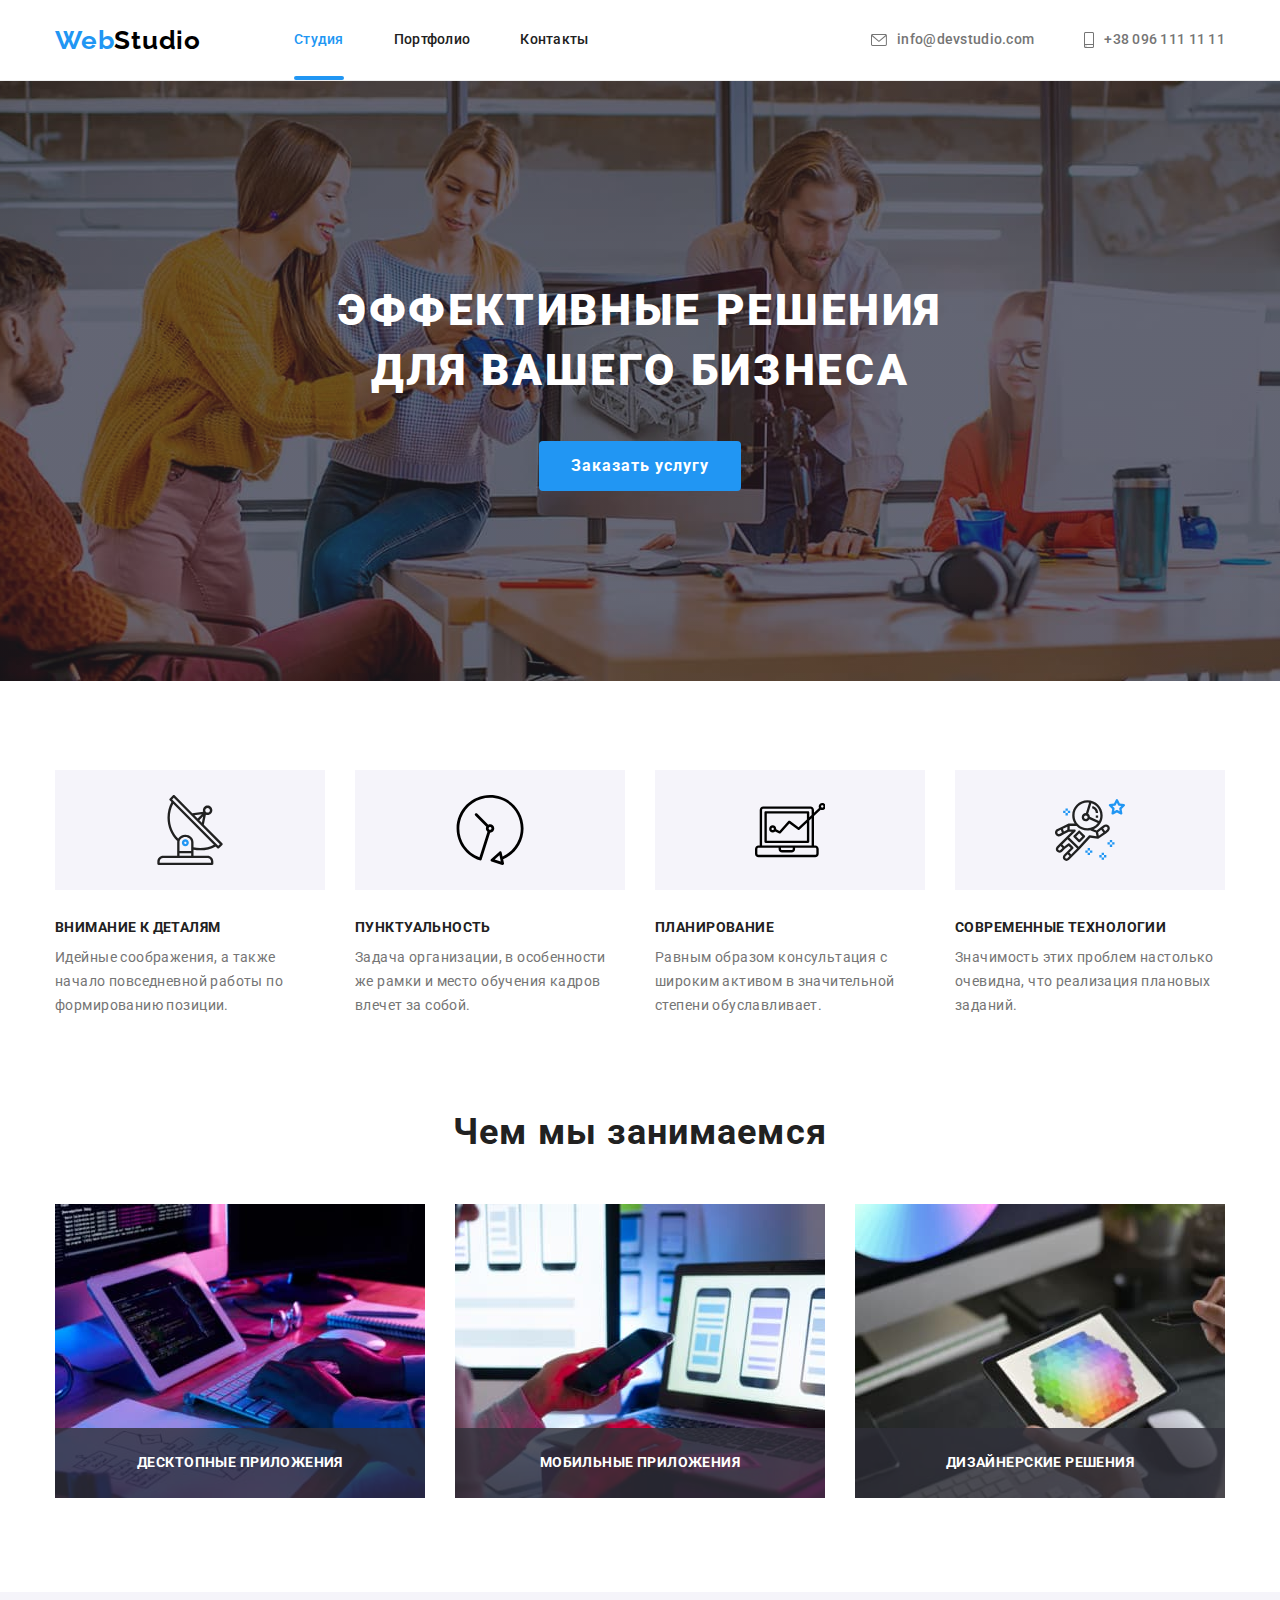
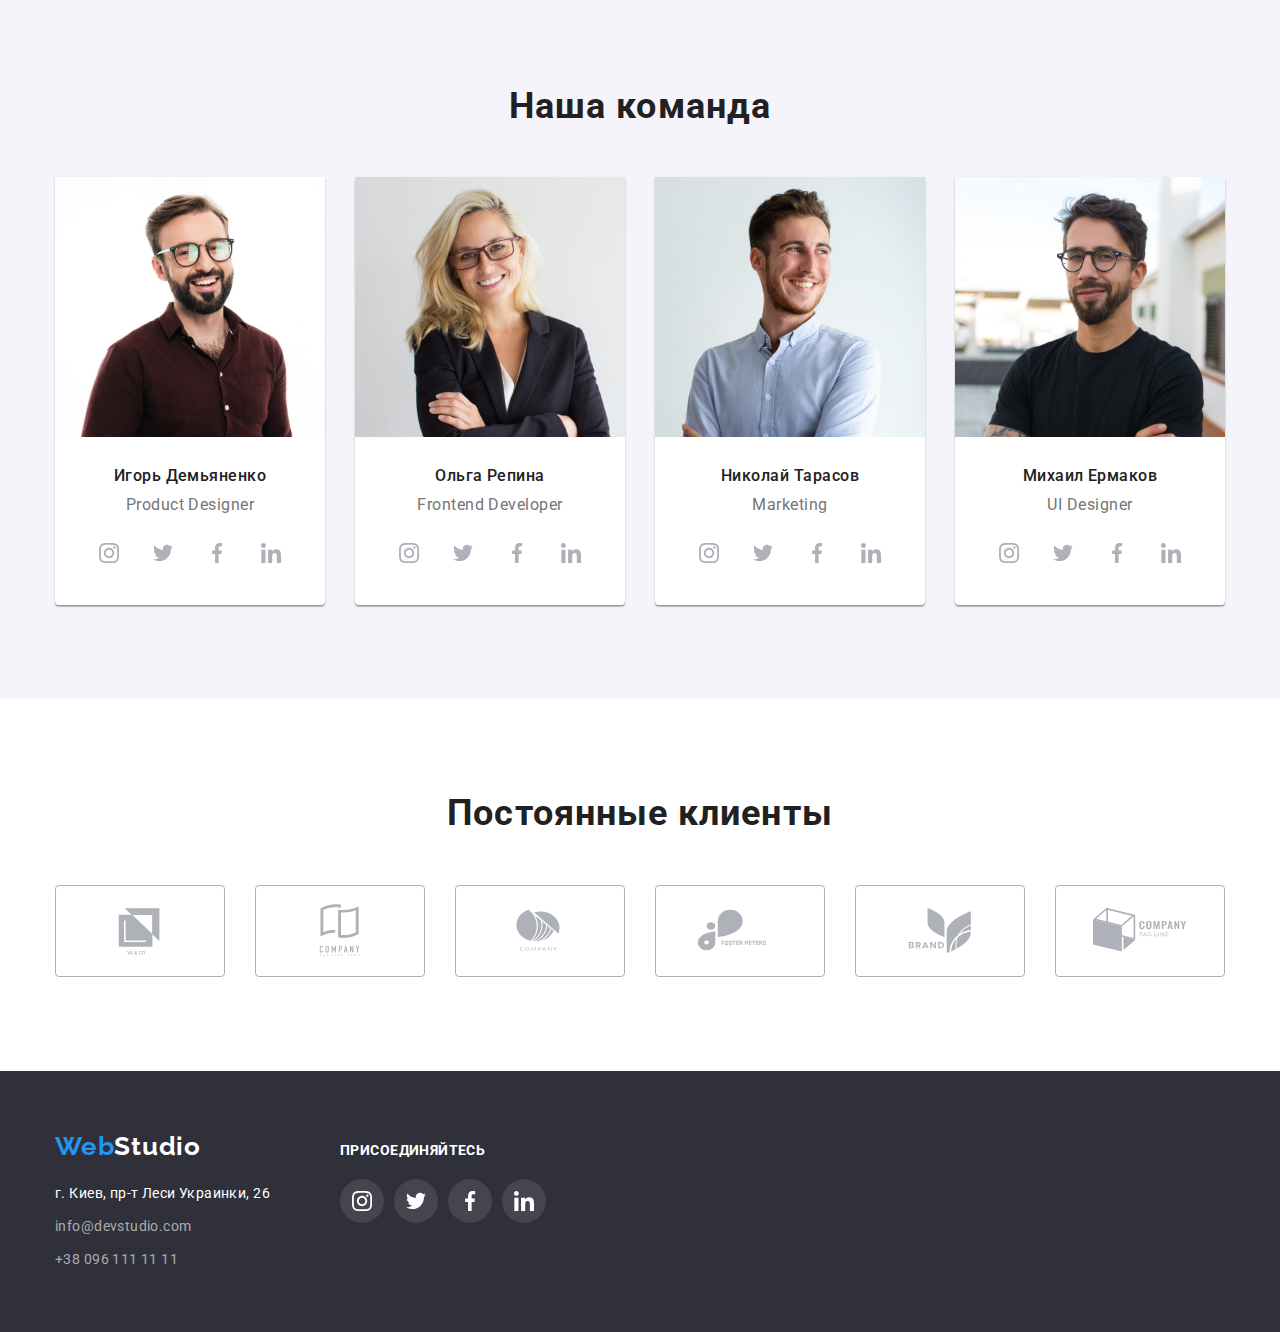
<file: index.html>
<!doctype html>
<html lang="ru">
<head>
    <meta charset="UTF-8">
    <meta http-equiv="X-UA-Compatible" content="IE=edge">
    <meta name="viewport" content="width=device-width, initial-scale=1.0">
    <link rel="preconnect" href="https://fonts.googleapis.com">
    <link rel="preconnect" href="https://fonts.gstatic.com" crossorigin>
    <link href="https://fonts.googleapis.com/css2?family=Raleway:wght@700&family=Roboto:wght@400;500;700;900&display=swap"
        rel="stylesheet"/>
<link rel="stylesheet" href="https://cdnjs.cloudflare.com/ajax/libs/modern-normalize/1.1.0/modern-normalize.min.css">    
<link rel="stylesheet" href="./css/style.css">
    <link rel="stylesheet" href="./css/reset.css">
    <title>Студия</title>
</head>
<body class="body">
<header class="header">
    <div class="conteiner contacts-group">
            <nav class="header-navigation">
                <a class="header-logo link-decoration" href="./" lang="en">
                    <span class="span" lang="en">Web</span>Studio
                </a>
               
                    <ul class="header-list list">

                        <li class="header-item">
                            <a href="./index.html" class="link-decoration ldheder current">Студия</a>
                        </li>
                        <li class="header-item">
                            <a href="./portfolio.html" class="link-decoration ldheder">Портфолио</a>
                        </li>
                        <li class="header-item">
                            <a href="" class="link-decoration ldheder">Контакты</a>
                        </li>
                    </ul>
              
            </nav>
                <ul class="contacts-list list">
                    <li class="contact-list-item link"> 
            
                        <a class="link-decoration ldheder"
                            href="mailto:info@devstudio.com"> 
                            <svg class="contact-icon" width="16" height="12">
                                <use href="./images/SVG/sprite.svg#icon-envelope">
                                </use>
                            </svg>info@devstudio.com
                           
                       </a>
                        </li>
                    <li class="contact-list-item link"><a class="link-decoration ldheder" href="tel:+380961111111">
                        <svg class="contact-icon" width="10" height="16">
                            <use href="./images/SVG/sprite.svg#icon-smartphone">
                            </use>
                        </svg>
                        +38 096 111 11 11</a>
                    </li>
                </ul>
            
       
    </div>
</header>
   
<main>
       <section class="hero">
          
<div class="conteiner"> 
       <h1 class="title">Эффективные решения для вашего бизнеса</h1>
    
       <button class="button" type="button" data-modal-open >Заказать услугу</button>
    </div>
    </section>
    <section class="our-benefits"> 
        <div class="conteiner"> 
        <h2 class="visually-hidden">Наши преимущества</h2> 
            
       <ul class="benefits-list list">
        <li class="benefits-list-item">
            <div class="benifits-bg"> 
            <svg class="benefits-icon" width="70" height="70">
                <use href="./images/SVG/sprite.svg#icon-antenna" > </use>
            </svg>
            </div>
        <h3 class="title">Внимание к деталям</h3>
        <p class="text">Идейные соображения, а также начало повседневной работы по формированию позиции.</p></li>

        <li class="benefits-list-item">
        <div class="benifits-bg">
            <svg class="benefits-icon" width="70" height="70">
                <use href="./images/SVG/sprite.svg#icon-Vector" > </use>
            </svg>
            </div>
        <h3 class="title">Пунктуальность</h3>
        <p class="text">Задача организации, в особенности же рамки и место обучения кадров влечет за собой.</p></li>

        <li class="benefits-list-item">
            <div class="benifits-bg"> 
            <svg class="benefits-icon" width="70" height="70">
                <use href="./images/SVG/sprite.svg#icon-Vector-computer" > </use>
            </svg>
            </div>
        <h3 class="title">Планирование</h3>
        <p class="text">Равным образом консультация с широким активом в значительной степени обуславливает.</p></li>
        <li class="benefits-list-item">
            <div class="benifits-bg"> 
            <svg class="benefits-icon" width="70" height="70">
                <use href="./images/SVG/sprite.svg#icon-astronaut" > </use>
            </svg>
            </div>
        <h3 class="title">Современные технологии</h3>
        <p class="text">Значимость этих проблем настолько очевидна, что реализация плановых заданий.</p></li>
        </ul>  
    </div>
    
</section>
<section class="what-we-do">
    <div class="conteiner"> 
    <h2 class="title">Чем мы занимаемся</h2>

 <ul class="about-list list">

         <li class="about-item">
            <div class="thumb">
                <img src="./images/box1.jpeg" alt="разработка ПО" width="370" height="294"></div>
             <p class="lebel-wwd">Десктопные приложения</p>
         </li>

    <li class="about-item">
        <div class="thumb"><img src="./images/box2.jpeg" alt="тестирование мобильного приложения" width="370" height="294">
        </div>
        <p class="lebel-wwd">Мобильные приложения</p>
    </li>
    <li class="about-item">
        <div class="thumb"><img src="./images/box3.jpeg" alt="работа с политрой цвето3" width="370" height="294">
        </div>
        <p class="lebel-wwd">Дизайнерские решения</p>
    </li>
</ul>
</div>
</section>

<section class="team">
    <div class="conteiner"> 
    <h2 class="title">Наша команда</h2>
    <ul class="our-team-list list">
        <li class="our-team-item">
            <img src="./images/team-card-1.jpeg" 
            alt="Игорь Демьяненко" 
            width="270" 
            height="260"
            class="team-img">
            <h3 class="our-team">Игорь Демьяненко</h3>
            <p class="about-position"   lang="en">Product Designer</p>
            <ul class="team-soc-list list">
                <li class="team-soc-item">
                    <a href="" class="team-soc-link">
                        <svg class="team-soc-icon" width="20" height="20">
                            <use href="./images/SVG/sprite.svg#icon-insta"></use>
                        </svg>
                    </a>
                </li>
                <li class="team-soc-item">
                    <a href="" class="team-soc-link">
                        <svg class="team-soc-icon" width="20" height="20">
                            <use href="./images/SVG/sprite.svg#icon-twitter"></use>
                        </svg>
                    </a>
                </li>
                <li class="team-soc-item">
                    <a href="" class="team-soc-link list">
                        <svg class="team-soc-icon" width="20" height="20">
                            <use href="./images/SVG/sprite.svg#icon-facebook"></use>
                        </svg>
                    </a>
                </li>
                <li class="team-soc-item">
                    <a href="" class="team-soc-link">
                        <svg class="team-soc-icon" width="20" height="20">
                            <use href="./images/SVG/sprite.svg#icon-linkedin"></use>
                        </svg>
                    </a>
                </li>
            </ul>
        </li>
        <li class="our-team-item">
            <img src="./images/team-card-2.jpeg" 
            alt="Ольга Репина"  
            width="270" 
            height="260"
            class="team-img">
            <h3 class="our-team">Ольга Репина</h3>
            <p class="about-position" lang="en">Frontend Developer</p>
            <ul class="team-soc-list list">
                <li class="team-soc-item">
                    <a href="" class="team-soc-link">
                        <svg class="team-soc-icon" width="20" height="20">
                            <use href="./images/SVG/sprite.svg#icon-insta"></use>
                        </svg>
                    </a>
                </li>
                <li class="team-soc-item">
                    <a href="" class="team-soc-link">
                        <svg class="team-soc-icon" width="20" height="20">
                            <use href="./images/SVG/sprite.svg#icon-twitter"></use>
                        </svg>
                    </a>
                </li>
                <li class="team-soc-item">
                    <a href="" class="team-soc-link list">
                        <svg class="team-soc-icon" width="20" height="20">
                            <use href="./images/SVG/sprite.svg#icon-facebook"></use>
                        </svg>
                    </a>
                </li>
                <li class="team-soc-item">
                    <a href="" class="team-soc-link">
                        <svg class="team-soc-icon" width="20" height="20">
                            <use href="./images/SVG/sprite.svg#icon-linkedin"></use>
                        </svg>
                    </a>
                </li>
            </ul>
        </li>
        <li class="our-team-item">
            <img  lang="en" src="./images/team-card-3.jpeg" 
            alt="Николай Тарасов" 
            width="270" 
            height="260"
            class="team-img">
            <h3 class="our-team">Николай Тарасов</h3>
            <p class="about-position" lang="en">Marketing</p>
            <ul class="team-soc-list list">
                <li class="team-soc-item">
                    <a href="" class="team-soc-link">
                        <svg class="team-soc-icon" width="20" height="20">
                            <use href="./images/SVG/sprite.svg#icon-insta"></use>
                        </svg>
                    </a>
                </li>
                <li class="team-soc-item">
                    <a href="" class="team-soc-link">
                        <svg class="team-soc-icon" width="20" height="20">
                            <use href="./images/SVG/sprite.svg#icon-twitter"></use>
                        </svg>
                    </a>
                </li>
                <li class="team-soc-item">
                    <a href="" class="team-soc-link list">
                        <svg class="team-soc-icon" width="20" height="20">
                            <use href="./images/SVG/sprite.svg#icon-facebook"></use>
                        </svg>
                    </a>
                </li>
                <li class="team-soc-item">
                    <a href="" class="team-soc-link">
                        <svg class="team-soc-icon" width="20" height="20">
                            <use href="./images/SVG/sprite.svg#icon-linkedin"></use>
                        </svg>
                    </a>
                </li>
            </ul>
        </li>
        <li class="our-team-item">
            <img src="./images/team-card-4.jpeg" 
            alt="Михаил Ермаков" 
            width="270" 
            height="260"
            class="team-img">
            <h3 class="our-team">Михаил Ермаков</h3>
            <p class="about-position" lang="en">UI Designer</p>
            <ul class="team-soc-list list">
                <li class="team-soc-item">
                    <a href="" class="team-soc-link">
                        <svg class="team-soc-icon" width="20" height="20">
                            <use href="./images/SVG/sprite.svg#icon-insta"></use>
                        </svg>
                    </a>
                </li>
                <li class="team-soc-item">
                    <a href="" class="team-soc-link">
                        <svg class="team-soc-icon" width="20" height="20">
                            <use href="./images/SVG/sprite.svg#icon-twitter"></use>
                        </svg>
                    </a>
                </li>
                <li class="team-soc-item">
                    <a href="" class="team-soc-link list">
                        <svg class="team-soc-icon" width="20" height="20">
                            <use href="./images/SVG/sprite.svg#icon-facebook"></use>
                        </svg>
                    </a>
                </li>
                <li class="team-soc-item">
                    <a href="" class="team-soc-link">
                        <svg class="team-soc-icon" width="20" height="20">
                            <use href="./images/SVG/sprite.svg#icon-linkedin"></use>
                        </svg>
                    </a>
                </li>
            </ul>
        </li>
    </ul>
    </div>
</section>
   </main>
   
   <section class="regular-clients">
       <div class="conteiner"> 
       <h2 class="title">Постоянные клиенты</h2>
      <ul class="regular-clients-list list">
          <li class="regular-clients-item">
              <a class="regular-clients-link" href=""> <svg class="regular-clients-icon" width="106" height="60">
                  <use href="./images/SVG/sprite.svg#icon-Logo-our-clients"></use>
              </svg></a>
          </li>
        <li class="regular-clients-item">
            <a class="regular-clients-link" href=""> <svg class="regular-clients-icon" width="106" height="60">
                <use href="./images/SVG/sprite.svg#icon-Logo-our-clients2"></use>
            </svg></a>
        </li>
        <li class="regular-clients-item">
        <a class="regular-clients-link" href=""> <svg class="regular-clients-icon" width="106" height="60">
                <use href="./images/SVG/sprite.svg#icon-Logo-our-clients3"></use>
            </svg></a>
        </li>
        <li class="regular-clients-item">
        <a class="regular-clients-link" href=""> <svg class="regular-clients-icon" width="106" height="60">
                <use href="./images/SVG/sprite.svg#icon-Logo-our-clients4"></use>
            </svg></a>
        </li>
        <li class="regular-clients-item">
        <a class="regular-clients-link" href=""> <svg class="regular-clients-icon" width="106" height="60">
                <use href="./images/SVG/sprite.svg#icon-Logo-our-clients5"></use>
            </svg></a>
        </li>
        <li class="regular-clients-item">
            <a class="regular-clients-link" href=""> <svg class="regular-clients-icon" width="106" height="60">
                <use href="./images/SVG/sprite.svg#icon-Logo-our-clients6"></use>
            </svg></a>
        </li>
        

      </ul>



</div>
   </section>
    
<footer class="footer">
 <div class="conteiner">
     <div class="address-block"> 
         <div class="footer-contacts-block"> 
             <a class="logo-footer   link-decoration" href="./"     lang="en">
             <span class="span">Web</span>Studio</a>
                    
                <address class="address">

                   <p class="footer-address">г. Киев, пр-т Леси Украинки, 26</p>
                    <ul class="footer-contacts-list list">
                        <li class="footer-contact-item">
                            <a class="link-decoration ldfooter" href="mailto:info@devstudio.com">info@devstudio.com</a>
                        </li>
                        <li class="footer-contact-item"><a class="link-decoration ldfooter" href="tel:+380961111111">+38 096
                                111 11
                                11</a></li>
                    </ul>
             </address>
            </div>
          <div class="social-footer">
             <p class="title">присоединяйтесь</p>
                    <ul class="social-footer-list list">
                        <li class="social-footer-item">
                            <a href="" class="social-footer-link">
                                <svg class="social-footer-icon" width="20" height="20">
                                    <use href="./images/SVG/sprite.svg#icon-insta"></use>
                                </svg>
                            </a>
                        </li>
                        <li class="social-footer-item">
                            <a href="" class="social-footer-link">
                                <svg class="social-footer-icon" width="20" height="20">
                                    <use href="./images/SVG/sprite.svg#icon-twitter"></use>
                                </svg>
                            </a>
                        </li>
                        <li class="social-footer-item">
                            <a href="" class="social-footer-link">
                                <svg class="social-footer-icon" width="20" height="20">
                                    <use href="./images/SVG/sprite.svg#icon-facebook"></use>
                                </svg>
                            </a>
                        </li>
                        <li class="social-footer-item">
                            <a href="" class="social-footer-link">
                                <svg class="social-footer-icon" width="20" height="20">
                                    <use href="./images/SVG/sprite.svg#icon-linkedin"></use>
                                </svg>
                            </a>
                        </li>
                    </ul>
            </div>  
            
            
        </div>
            
    </div>  
</footer>

<div class="backdrop is-hidden" data-modal> 
    <div class="modal"> 
        <button type="button" class="modal-close-btn" data-modal-close>
            <div class="close-btn-wrap"> 
            <svg class="close-modal" width="11" height="11">
                <use href="./images/SVG/sprite.svg#close-modal"> </use>
            </svg>
            </div>
        </button>
    </div>
</div>
<script src="./JS/modal.js"></script>
</body>
</html>
</file>
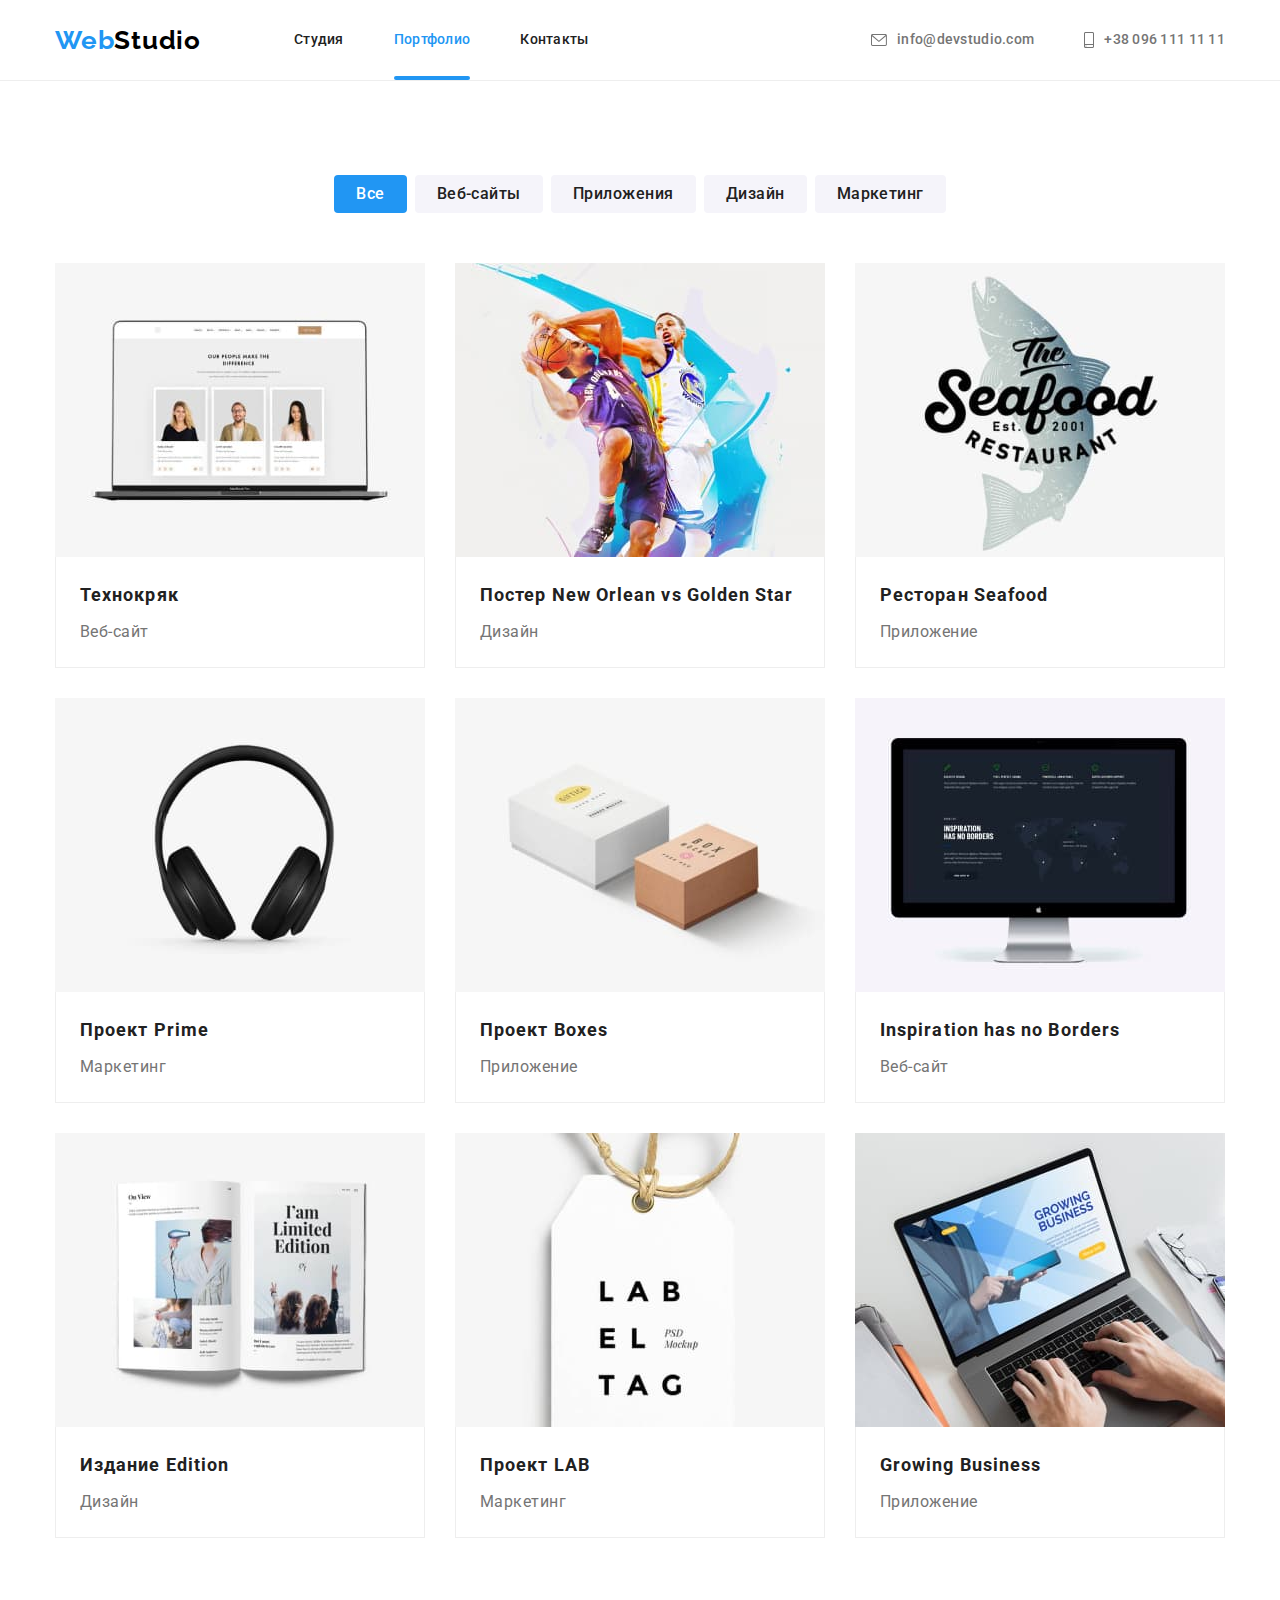
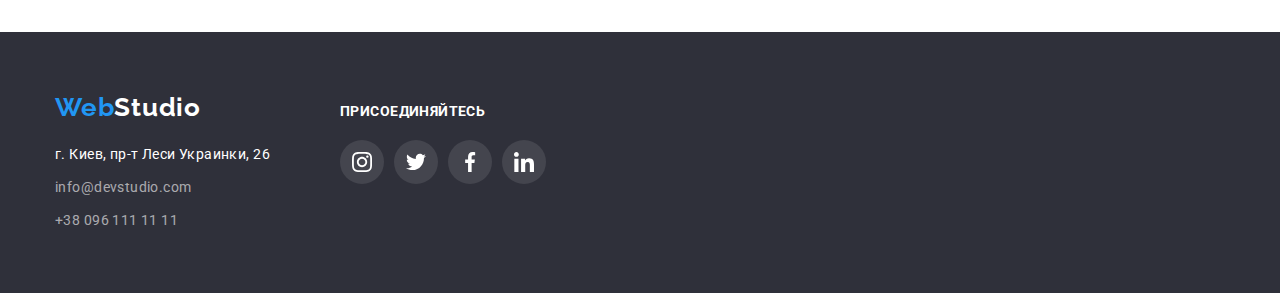
<file: portfolio.html>
<!doctype html>
<html lang="ru">
<head>
    <meta charset="UTF-8">
    <meta http-equiv="X-UA-Compatible" content="IE=edge">
    <meta name="viewport" content="width=device-width, initial-scale=1.0">
    <link rel="preconnect" href="https://fonts.googleapis.com">
    <link rel="preconnect" href="https://fonts.gstatic.com" crossorigin>
    <link href="https://fonts.googleapis.com/css2?family=Raleway:wght@700&family=Roboto:wght@400;500;700;900&display=swap"
        rel="stylesheet">
    <link rel="stylesheet" href="https://cdnjs.cloudflare.com/ajax/libs/modern-normalize/1.1.0/modern-normalize.min.css">
    <link rel="stylesheet" href="./css/style.css">
    <link rel="stylesheet" href="./css/reset.css">
    <title>Портфолио</title>
    
    </head>
    <body class="body">
<header class="header">
    <div class="conteiner contacts-group">
        <nav class="header-navigation">
            <a class="header-logo link-decoration" href="./" lang="en">
                <span class="span" lang="en">Web</span>Studio
            </a>

            <ul class="header-list list">

                <li class="header-item">
                    <a href="./index.html" class="link-decoration ldheder">Студия</a>
                </li>
                <li class="header-item">
                    <a href="./portfolio.html" class="link-decoration ldheder current">Портфолио</a>
                </li>
                <li class="header-item">
                    <a href="" class="link-decoration ldheder">Контакты</a>
                </li>
            </ul>

        </nav>
    <ul class="contacts-list list">
        <li class="contact-list-item link">
    
            <a class="link-decoration ldheder" href="mailto:info@devstudio.com">
                <svg class="contact-icon" width="16" ; height="12" ;>
                    <use href="./images/SVG/sprite.svg#icon-envelope">
                    </use>
                </svg>info@devstudio.com
    
            </a>
        </li>
        <li class="contact-list-item link"><a class="link-decoration ldheder" href="tel:+380961111111">
                <svg class="contact-icon" width="10" ; height="16" ;>
                    <use href="./images/SVG/sprite.svg#icon-smartphone">
                    </use>
                </svg>
                +38 096 111 11 11</a>
        </li>
    </ul>


    </div>
</header>
        
<main>
<section class="filtr-portfolio">  
    <div class="conteiner"> 
    <h1 class="visually-hidden">Вибрать фильтр</h1>
    <ul class="btn-portfolio-list list">
        <li class="btn-portfolio-item"><button class="button-portfolio btn-active" type="button">Все</button></li>
        <li class="btn-portfolio-item"><button class="button-portfolio" type="button">Веб-сайты</button></li>
        <li class="btn-portfolio-item"><button class="button-portfolio" type="button">Приложения</button></li>
        <li class="btn-portfolio-item"><button class="button-portfolio" type="button">Дизайн</button></li>
        <li class="btn-portfolio-item"><button class="button-portfolio" type="button">Маркетинг</button></li>
    </ul>
  
    <ul class="portfolio-list list">
        <li  class="item-portfolio">
            <div class="item-portfolio-wrap"> 
            <a class="item-portfolio-link link" href=""> <img src="./images/portfolioimg/img1.jpeg" 
            alt="Технокряк" 
            width="370" 
            height="294">
            <p class="portfolio-top-text">Ресурс предлагает комплексные предложения с разным уровнем функционала и сервисов. Все это позволит посетителю получить
            исчерпывающие сведения о компании или частном лице.</p></div>
            <div class="porfolio-border"> 
            <h2  class="title">Технокряк</h2>
            <p  class="text">Веб-сайт</p>
            </div></a>
        </li>
        <li class="item-portfolio">
            <div class="item-portfolio-wrap"> 
        <a class="item-portfolio-link link" href=""> <img src="./images/portfolioimg/img2.jpeg" 
            alt="Постер New Orlean vs Golden Star" 
            width="370" 
            height="294">
            <p class="portfolio-top-text">Ресурс предлагает комплексные предложения с разным уровнем функционала и сервисов. Все это
                позволит посетителю получить
                исчерпывающие сведения о компании или частном лице.</p>
            </div>
            
            <div class="porfolio-border"> 
                <h2 class="title">Постер <span lang="en">New Orlean vs Golden Star</span></h2>
            <p class="text">Дизайн</p>
            </div></a>
        </li>
        <li class="item-portfolio">
            <div class="item-portfolio-wrap"> 
            <a class="item-portfolio-link link" href=""> <img src="./images/portfolioimg/img3.jpeg" 
            alt="Ресторан Seafood" 
            width="370" 
            height="294">
            <p class="portfolio-top-text">Ресурс предлагает комплексные предложения с разным уровнем функционала и сервисов. Все это
                позволит посетителю получить
                исчерпывающие сведения о компании или частном лице.</p>
            </div>
            <div class="porfolio-border"> 
                <h2 class="title">Ресторан <span lang="en">Seafood</span></h2>
            <p class="text">Приложение</p>
            </div></a>
        </li>
        <li class="item-portfolio">
            <div class="item-portfolio-wrap">
                <a class="item-portfolio-link link" href=""> <img src="./images/portfolioimg/img4.jpeg" 
            alt="Проект Prime" 
            width="370" 
            height="294">
             <p class="portfolio-top-text">Ресурс предлагает комплексные предложения с разным уровнем функционала и сервисов. Все это позволит посетителю получить
            исчерпывающие сведения о компании или частном лице.</p>
             </div>

            <div class="porfolio-border"> 
                <h2 class="title">Проект <span lang="en">Prime</span></h2>
            <p class="text">Маркетинг</p>
            </div></a>
        </li>
        <li class="item-portfolio">
            <div class="item-portfolio-wrap"> 
           <a class="item-portfolio-link link" href="">  <img src="./images/portfolioimg/img5.jpeg" 
            alt="Проект Boxes" 
            width="370" 
            height="294">
             <p class="portfolio-top-text">Ресурс предлагает комплексные предложения с разным уровнем функционала и сервисов. Все это позволит посетителю получить
            исчерпывающие сведения о компании или частном лице.</p>
            </div>
            <div class="porfolio-border"> 
                <h2 class="title">Проект <span lang="en">Boxes</span></h2>
            <p class="text">Приложение</p>
            </div></a>
        </li>
        <li class="item-portfolio">
            <div class="item-portfolio-wrap">
                <a class="item-portfolio-link link" href=""> <img src="./images/portfolioimg/img6.jpeg" 
            alt="Inspiration has no Borders" 
            width="370" 
            height="294">
             <p class="portfolio-top-text">Ресурс предлагает комплексные предложения с разным уровнем функционала и сервисов. Все это позволит посетителю получить
            исчерпывающие сведения о компании или частном лице.</p>
             </div>
            <div class="porfolio-border"> 
                <h2 class="title" lang="en">Inspiration has no Borders</h2>
            <p class="text">Веб-сайт</p>
            </div></a>
        </li>

        <li class="item-portfolio">
            <div class="item-portfolio-wrap"> 
            <a class="item-portfolio-link link" href=""> <img src="./images/portfolioimg/img7.jpeg" 
            alt="Издание Limited Edition" 
            width="370" 
            height="294">
             <p class="portfolio-top-text">Ресурс предлагает комплексные предложения с разным уровнем функционала и сервисов. Все это позволит посетителю получить
            исчерпывающие сведения о компании или частном лице.</p>
            </div>
            <div class="porfolio-border"> 
                <h2 class="title">Издание <span lang="en">Edition</span> </h2>
            <p class="text">Дизайн</p>
            </div></a>
        </li>
        <li class="item-portfolio">
            <div class="item-portfolio-wrap">
                <a class="item-portfolio-link link" href=""> <img src="./images/portfolioimg/img8.jpeg" 
            alt="Проект LAB" 
            width="370" 
            height="294">
             <p class="portfolio-top-text">Ресурс предлагает комплексные предложения с разным уровнем функционала и сервисов. Все это позволит посетителю получить
            исчерпывающие сведения о компании или частном лице.</p>
             </div>
            <div class="porfolio-border"> 
                <h2 class="title">Проект <span lang="en">LAB</span></h2>
            <p class="text">Маркетинг</p>
            </div></a>
        </li>
        <li class="item-portfolio">
            <div class="item-portfolio-wrap"> 
           <a class="item-portfolio-link link" href="">  <img src="./images/portfolioimg/img9.jpeg" 
            alt="Growing Business" 
            width="370" 
            height="294">
             <p class="portfolio-top-text">Ресурс предлагает комплексные предложения с разным уровнем функционала и сервисов. Все это позволит посетителю получить
            исчерпывающие сведения о компании или частном лице.</p>
            </div>
            <div class="porfolio-border"> 
                <h2 class="title" lang="en">Growing Business</h2>
            <p class="text">Приложение</p>
            </div></a>
        </li>
    </ul>
    </div>
</section>
</main>
<footer class="footer">
    <div class="conteiner">
        <div class="address-block">
            <div class="footer-contacts-block">
                <a class="logo-footer   link-decoration" href="./" lang="en">
                    <span class="span">Web</span>Studio</a>

                <address class="address">

                    <p class="footer-address">г. Киев, пр-т Леси Украинки, 26</p>
                    <ul class="footer-contacts-list list">
                        <li class="footer-contact-item">
                            <a class="link-decoration ldfooter" href="mailto:info@devstudio.com">info@devstudio.com</a>
                        </li>
                        <li class="footer-contact-item"><a class="link-decoration ldfooter" href="tel:+380961111111">+38 096
                                111 11
                                11</a></li>
                    </ul>
                </address>
            </div>
            <div class="social-footer">
                <p class="title">присоединяйтесь</p>
                <ul class="social-footer-list list">
                    <li class="social-footer-item">
                        <a href="" class="social-footer-link">
                            <svg class="social-footer-icon" width="20" height="20">
                                <use href="./images/SVG/sprite.svg#icon-insta"></use>
                            </svg>
                        </a>
                    </li>
                    <li class="social-footer-item">
                        <a href="" class="social-footer-link">
                            <svg class="social-footer-icon" width="20" height="20">
                                <use href="./images/SVG/sprite.svg#icon-twitter"></use>
                            </svg>
                        </a>
                    </li>
                    <li class="social-footer-item">
                        <a href="" class="social-footer-link">
                            <svg class="social-footer-icon" width="20" height="20">
                                <use href="./images/SVG/sprite.svg#icon-facebook"></use>
                            </svg>
                        </a>
                    </li>
                    <li class="social-footer-item">
                        <a href="" class="social-footer-link">
                            <svg class="social-footer-icon" width="20" height="20">
                                <use href="./images/SVG/sprite.svg#icon-linkedin"></use>
                            </svg>
                        </a>
                    </li>
                </ul>
            </div>


        </div>

    </div>
</footer>
</body>
</html>
</file>
<file: css/style.css>
:root {
	--focus-hover-color: #2196f3;
	--contact-list-color: #757575;
	--main-text-color: #757575;
	--second-text-color: #ffffff;
	--body-text-color: #212121;
	--second-background: #2f303a;
	--logo-part-color: #2196f3;
	--body-background-color: #ffffff;
	--our-team-background-color: #f5f4fa;
	--btn-text-color: #ffffff;
	--btn-background-color: #2196f3;
	--btn-background-color2: #188ce8;
	--btn-portfolio-background-color: #f5f4fa;
	--current-color: #2196f3;
	--border-style: 1px solid #eeeeee;
	--color-soc-icons: #afb1b8;
	--animation-timing-function: cubic-bezier(0.4, 0, 0.2, 1) 250ms;
	--color-close-modal: #000000;
}

body {
	font-family: "Roboto", sans-serif;
	color: var(--body-text-color);
	background-color: var(--body-background-color);
	font-size: 14px;
}

.list {
	list-style: none;
}

.link-decoration {
	text-decoration: none;
	color: inherit;
}

.conteiner {
	width: 1200px;
	padding-left: 15px;
	padding-right: 15px;
	margin: 0 auto;
}

.visually-hidden {
	clip: rect(1px, 1px, 1px, 1px);
	clip-path: inset(50%);
	height: 1px;
	width: 1px;
	margin: -1px;
	overflow: hidden;
	padding: 0;
	position: absolute;
}

img {
	display: block;
	width: 100%;
	height: auto;
}

/* -----------HEADER------------*/

.contacts-group {
	display: flex;
	margin-left: auto;
}

.contacts-group .header-logo {
	display: flex;
	align-items: center;
	padding-top: 24px;
	padding-bottom: 24px;
	margin-right: 93px;

	font-family: "Raleway", sans-serif;
	font-weight: 700;
	font-size: 26px;
	line-height: 1.19;
	letter-spacing: 0.03em;
	color: #000000;
}
.span {
	color: var(--logo-part-color);
}

.ldheder {
	position: relative;
	display: flex;
	align-items: center;
	padding-top: 32px;
	padding-bottom: 32px;
	transition: color var(--animation-timing-function);
}

.link-decoration.current {
	transition: color var(--animation-timing-function);
}

.link-decoration.current::after {
	position: absolute;
	bottom: 0;
	left: 0;
	content: "";
	display: block;
	width: 100%;
	height: 4px;
	background-color: var(--focus-hover-color);
	border-radius: 2px;
	transition: color var(--animation-timing-function);
}

.header-item:not(:last-child) {
	margin-right: 50px;
}

.header-list {
	display: flex;
	margin-right: auto;
}

.header-navigation {
	display: flex;
	align-items: center;
	font-weight: 500;
	font-size: 14px;
	line-height: 1.14;
	letter-spacing: 0.02em;
}
header {
	border-bottom: var(--border-style);
}

.list .link-decoration:hover,
.list .link-decoration:focus {
	color: var(--focus-hover-color);
	transition: color var(--animation-timing-function);
}
.list .link-decoration.current {
	color: var(--focus-hover-color);
}

.contacts-list {
	display: inline-flex;
	justify-content: space-between;
	align-items: center;
	margin-left: auto;
	margin-right: 0;

	font-weight: 500;
	font-size: 14px;
	line-height: 1.14;
	letter-spacing: 0.02em;
	color: var(--contact-list-color);
}

.contact-list-item:not(:last-child) {
	margin-right: 50px;
	margin-left: auto;
}

.contact-list-item {
	display: inline-flex;
}

.contact-icon {
	display: inline-flex;
	margin-right: 10px;
	align-items: center;
	justify-content: center;
	fill: currentColor;
}

.ldheder:hover,
.ldheder:focus {
	color: var(--focus-hover-color);
	transition: color var(--animation-timing-function);
}

/* -----------HERO------------*/
.hero {
	max-width: 1600px;
	height: 600px;
	margin-left: auto;
	margin-right: auto;
	padding-top: 200px;
	padding-bottom: 200px;
	color: var(--second-text-color);
	background-color: var(--second-background);
	background-image: linear-gradient(
			rgba(47, 48, 58, 0.4),
			rgba(47, 48, 58, 0.4)
		),
		url(../images/Hero-bg-img.jpeg);
	background-position: center;
	background-size: cover;
	background-repeat: no-repeat;
}

.hero .title {
	display: block;
	text-align: center;
	max-width: 706px;
	margin-right: auto;
	margin-left: auto;
	margin-bottom: 40px;

	font-weight: 900;
	font-size: 44px;
	line-height: 1.36;
	text-align: center;
	letter-spacing: 0.06em;
	text-transform: uppercase;
}

.hero .button {
	display: flex;
	flex-direction: center;
	justify-content: center;
	align-items: center;
	text-align: center;
	border-style: none;
	padding: 10px 32px;
	margin-right: auto;
	margin-left: auto;

	font-family: inherit;
	font-weight: 700;
	font-size: 16px;
	line-height: 1.88;
	letter-spacing: 0.06em;
	color: var(--btn-text-color);
	background-color: var(--btn-background-color);
	border-radius: 4px;

	transition: background-color;
}

.hero .button:hover,
.hero .button:focus {
	background-color: var(--btn-background-color2);
	transition: background-color var(--animation-timing-function);
}
/* -----------MAIN------------*/
.benifits-bg {
	display: flex;
	width: 270px;
	height: 120px;
	margin-bottom: 30px;
	background-color: var(--our-team-background-color);
	justify-content: center;
	align-items: center;
}
.benefits-list {
	display: flex;
}
.benefits-list-item {
	flex-basis: calc((100% - 3 * 30px) / 3);
}

.benefits-list-item:not(:last-child) {
	margin-right: 30px;
}

.benefits-list .title {
	margin-bottom: 10px;

	font-weight: 700;
	font-size: 14px;
	line-height: 1.14;
	letter-spacing: 0.03em;
	text-transform: uppercase;
}
.our-benefits {
	padding-top: 89px;
	padding-bottom: 94px;
}
.benefits-list .text {
	font-size: 14px;
	line-height: 1.71;
	letter-spacing: 0.03em;
	color: var(--main-text-color);
}

.about-item {
	position: relative;
	flex-basis: calc((100% - 2 * 30px) / 3);
}

.about-item:not(:last-child) {
	margin-right: 30px;
}

.about-list {
	display: flex;
}

.what-we-do .title {
	margin-bottom: 50px;

	font-weight: 700;
	font-size: 36px;
	line-height: 1.16;
	text-align: center;
	letter-spacing: 0.03em;
	color: var(--body-text-color);
}

.what-we-do {
	display: flex;
	padding-bottom: 94px;
}

.lebel-wwd {
	position: absolute;
	bottom: 0;
	right: 0;
	display: flex;
	width: 370px;
	height: 70px;
	justify-content: center;
	align-items: center;

	font-weight: 700;
	font-size: 14px;
	line-height: 1.14;
	text-align: center;
	letter-spacing: 0.03em;
	text-transform: uppercase;
	background: rgba(47, 48, 58, 0.8);
	color: var(--second-text-color);
}

.team {
	padding-bottom: 94px;
	padding-top: 94px;

	background-color: var(--our-team-background-color);
}

.team .title {
	margin-bottom: 50px;

	font-weight: 700;
	font-size: 36px;
	line-height: 1.16;
	text-align: center;
	letter-spacing: 0.03em;
}

.our-team {
	display: block;
	margin-bottom: 10px;

	font-weight: 500;
	font-size: 16px;
	line-height: 1.18;
	text-align: center;
	letter-spacing: 0.03em;
}

.our-team-list {
	display: flex;
	margin-left: -30px;
}
.our-team-item {
	flex-basis: calc((100% - 3 * 30px) / 4);
	margin-left: 30px;
	padding-bottom: 30px;

	box-shadow: 0px 1px 3px rgba(0, 0, 0, 0.12), 0px 1px 1px rgba(0, 0, 0, 0.14),
		0px 2px 1px rgba(0, 0, 0, 0.2);
	border-radius: 0px 0px 4px 4px;

	background-color: var(--body-background-color);
}

.our-team-item .team-img {
	margin-bottom: 30px;
}
.about-position {
	font-size: 16px;
	line-height: 1.18;
	text-align: center;
	letter-spacing: 0.03em;
	color: var(--main-text-color);
	margin-bottom: 16px;
}

.team-soc-list {
	display: flex;
	justify-content: center;
}

.team-soc-item + .team-soc-item {
	margin-left: 10px;
}
.team-soc-link {
	width: 44px;
	height: 44px;
	background-color: var(--body-background-color);
	border-radius: 50%;
	display: flex;
	justify-content: center;
	align-items: center;
	fill: var(--color-soc-icons);
	transition: background-color var(--animation-timing-function);
}

.team-soc-link:hover,
.team-soc-link:focus {
	background-color: var(--focus-hover-color);
	fill: #ffffff;
	filter: drop-shadow(0px 4px 4px rgba(0, 0, 0, 0.25));
	transition: background-color var(--animation-timing-function);
}

/* -----------PORTFOLIO------------*/
.item-portfolio-link {
	display: block;
	text-decoration: none;
	color: inherit;
}

.filtr-portfolio {
	padding-top: 94px;
	padding-bottom: 94px;
}

.btn-portfolio-list {
	display: flex;
	justify-content: center;
	margin-bottom: 50px;
}

.btn-portfolio-item:not(:last-child) {
	margin-right: 8px;
}

.filtr-portfolio .button-portfolio {
	font-family: inherit;
	font-weight: 500;
	font-size: 16px;
	line-height: 1.62;
	letter-spacing: 0.03em;
	color: var(--body-text-color);
	background-color: var(--btn-portfolio-background-color);
	transition: background-color var(--animation-timing-function);
}

.button-portfolio:hover,
.button-portfolio:focus {
	color: var(--btn-text-color);
	background-color: var(--focus-hover-color);
	box-shadow: 0px 3px 1px rgba(0, 0, 0, 0.1), 0px 1px 2px rgba(0, 0, 0, 0.08),
		0px 2px 2px rgba(0, 0, 0, 0.12);
	transition: background-color var(--animation-timing-function);
}
.btn-portfolio-list .btn-active {
	color: var(--btn-text-color);
	background-color: var(--focus-hover-color);
}

.button-portfolio {
	padding: 6px 22px;
	border-style: none;
	cursor: pointer;
	border-radius: 4px;
}

.portfolio-list {
	display: flex;
	flex-wrap: wrap;
	margin-right: -30px;
	margin-bottom: -30px;
}
.item-portfolio {
	outline-style: solid;
	outline-color: var(--body-background-color);
	flex-basis: calc((100% - 3 * 30px) / 3);
	margin-right: 30px;
	margin-bottom: 30px;
	overflow: hidden;
}

.item-portfolio-wrap {
	position: relative;
	transition: transform var(--animation-timing-function);
}

.item-portfolio-link:hover,
.item-portfolio-link:focus {
	box-shadow: 0px 1px 1px rgba(0, 0, 0, 0.12), 0px 4px 4px rgba(0, 0, 0, 0.06),
		1px 4px 6px rgba(0, 0, 0, 0.16);
	transition: transform var(--animation-timing-function);
}

.item-portfolio-wrap {
	overflow: hidden;
}

.portfolio-top-text {
	position: absolute;
	top: 0;
	left: 0;
	padding: 63px 24px;
	font-weight: 400;
	font-size: 18px;
	line-height: 1.55;
	letter-spacing: 0.03em;
	color: var(--second-text-color);
	background-color: rgba(33, 150, 243, 0.9);
	transform: translateY(101%);
	transition: transform var(--animation-timing-function);
	overflow: auto;
}

.item-portfolio-link:hover .portfolio-top-text,
.item-portfolio-link:focus .portfolio-top-text {
	transform: translateY(0%) var(--animation-timing-function);
}
.porfolio-border {
	padding: 20px 24px;
	border-bottom: var(--border-style);
	border-left: var(--border-style);
	border-right: var(--border-style);
}
.portfolio-list .title {
	margin-bottom: 4px;

	font-weight: 700;
	font-size: 18px;
	line-height: 2;
	letter-spacing: 0.06em;
}
.portfolio-list .text {
	font-size: 16px;
	line-height: 1.88;
	letter-spacing: 0.03em;
	color: var(--main-text-color);
}

/* ----ПОСТОЯННЫЕ КЛИЕНТЫ -----*/
.regular-clients {
	padding-top: 94px;
	padding-bottom: 94px;
}

.regular-clients .title {
	margin-bottom: 50px;
	font-weight: 700;
	font-size: 36px;
	line-height: 1.16;
	text-align: center;
	letter-spacing: 0.03em;
}

.regular-clients-list {
	display: flex;
	justify-content: center;
	color: var(--color-soc-icons);
}

.regular-clients-item + .regular-clients-item {
	margin-left: 30px;
}

.regular-clients-link {
	width: 170px;
	height: 92px;
	border: 1px solid #afb1b8;
	border-radius: 4px;
	display: flex;
	justify-content: center;
	align-items: center;
	cursor: pointer;
	fill: var(--color-soc-icons);
	transition: color var(--animation-timing-function);
}
.regular-clients-link:hover,
.regular-clients-link:focus {
	border: 1px solid var(--focus-hover-color);
	fill: var(--focus-hover-color);
	transition: color var(--animation-timing-function);
}
/* -----------FOOTER------------*/
.footer {
	padding-top: 60px;
	padding-bottom: 60px;
	margin-right: 0px;
	margin-left: 0px;

	background-color: var(--second-background);
}

.logo-footer {
	display: inline-block;
	margin-bottom: 20px;

	font-family: "Raleway", sans-serif;
	font-weight: 700;
	font-size: 26px;
	line-height: 1.19;
	letter-spacing: 0.03em;
	color: var(--second-text-color);
}

.span {
	color: var(--logo-part-color);
}

.footer-address {
	margin-bottom: 9px;

	font-style: normal;
	font-size: 14px;
	line-height: 1.71;
	letter-spacing: 0.03em;
	color: var(--second-text-color);
}

.footer-contacts-list {
	font-style: normal;
	font-size: 14px;
	line-height: 1.71;
	letter-spacing: 0.03em;
	color: rgba(255, 255, 255, 0.6);
}
.footer-contact-item:not(:last-child) {
	margin-bottom: 9px;
}

.ldfooter {
	transition: color var(--animation-timing-function);
}
.ldfooter:hover,
.ldfooter:focus {
	color: var(--focus-hover-color);
	transition: color var(--animation-timing-function);
}

.address-block {
	display: flex;
	align-items: baseline;
}

.footer-contacts-block {
	display: block;
}

.social-footer {
	display: flex;
	flex-wrap: wrap;
	align-items: ;
	width: 206px;
	height: 80px;
	margin-left: 70px;
}

.social-footer .title {
	width: 145px;
	height: 16px;
	margin-left: 0;
	margin-right: 0;
	margin-bottom: 20px;

	font-weight: 700;
	font-size: 14px;
	line-height: 1.14;
	letter-spacing: 0.03em;
	font-style: normal;
	text-transform: uppercase;
	color: var(--second-text-color);
}

.social-footer-list {
	display: flex;
	justify-content: center;
}

.social-footer-item + .social-footer-item {
	margin-left: 10px;
}
.social-footer-link {
	width: 44px;
	height: 44px;
	background-color: rgba(255, 255, 255, 0.1);
	border-radius: 50%;
	display: flex;
	justify-content: center;
	align-items: center;
	fill: #ffffff;
	transition: background-color var(--animation-timing-function);
}

.social-footer-link:hover,
.social-footer-link:focus {
	background-color: var(--focus-hover-color);
	transition: background-color var(--animation-timing-function);
}

.backdrop {
	position: fixed;
	top: 0;
	width: 100%;
	height: 100%;
	background-color: rgba(0, 0, 0, 0.2);
	display: flex;
	align-items: center;
	justify-content: center;
	transition: opacity var(--animation-timing-function),
		visibility var(--animation-timing-function);
}
.backdrop.is-hidden .modal {
	transform: scale(0.25) rotate(-290deg);
}

.modal {
	width: 528px;
	height: 581px;
	background: var(--body-background-color);
	box-shadow: 0px 1px 3px rgba(0, 0, 0, 0.12), 0px 1px 1px rgba(0, 0, 0, 0.14),
		0px 2px 1px rgba(0, 0, 0, 0.2);
	border-radius: 4px;
	position: absolute;
	top: 50%;
	left: 50%;
	transition: transform var(--animation-timing-function);
	transform: translate(-50%, -50%) scale(1) rotate(0);
}

.modal-close-btn {
	position: absolute;
	top: 8px;
	right: 8px;
	width: 30px;
	height: 30px;

	border-radius: 50%;
	border: 1px solid rgba(0, 0, 0, 0.1);
	background-color: var(--body-background-color);
}

.close-btn {
	display: flex;
	justify-content: center;
	align-items: center;
}

.close-modal {
	display: flex;
	justify-content: center;
	align-items: center;
	fill: var(--color-close-modal);
}
.is-hidden {
	opacity: 0;
	pointer-events: none;
	visibility: hidden;
}
</file>
